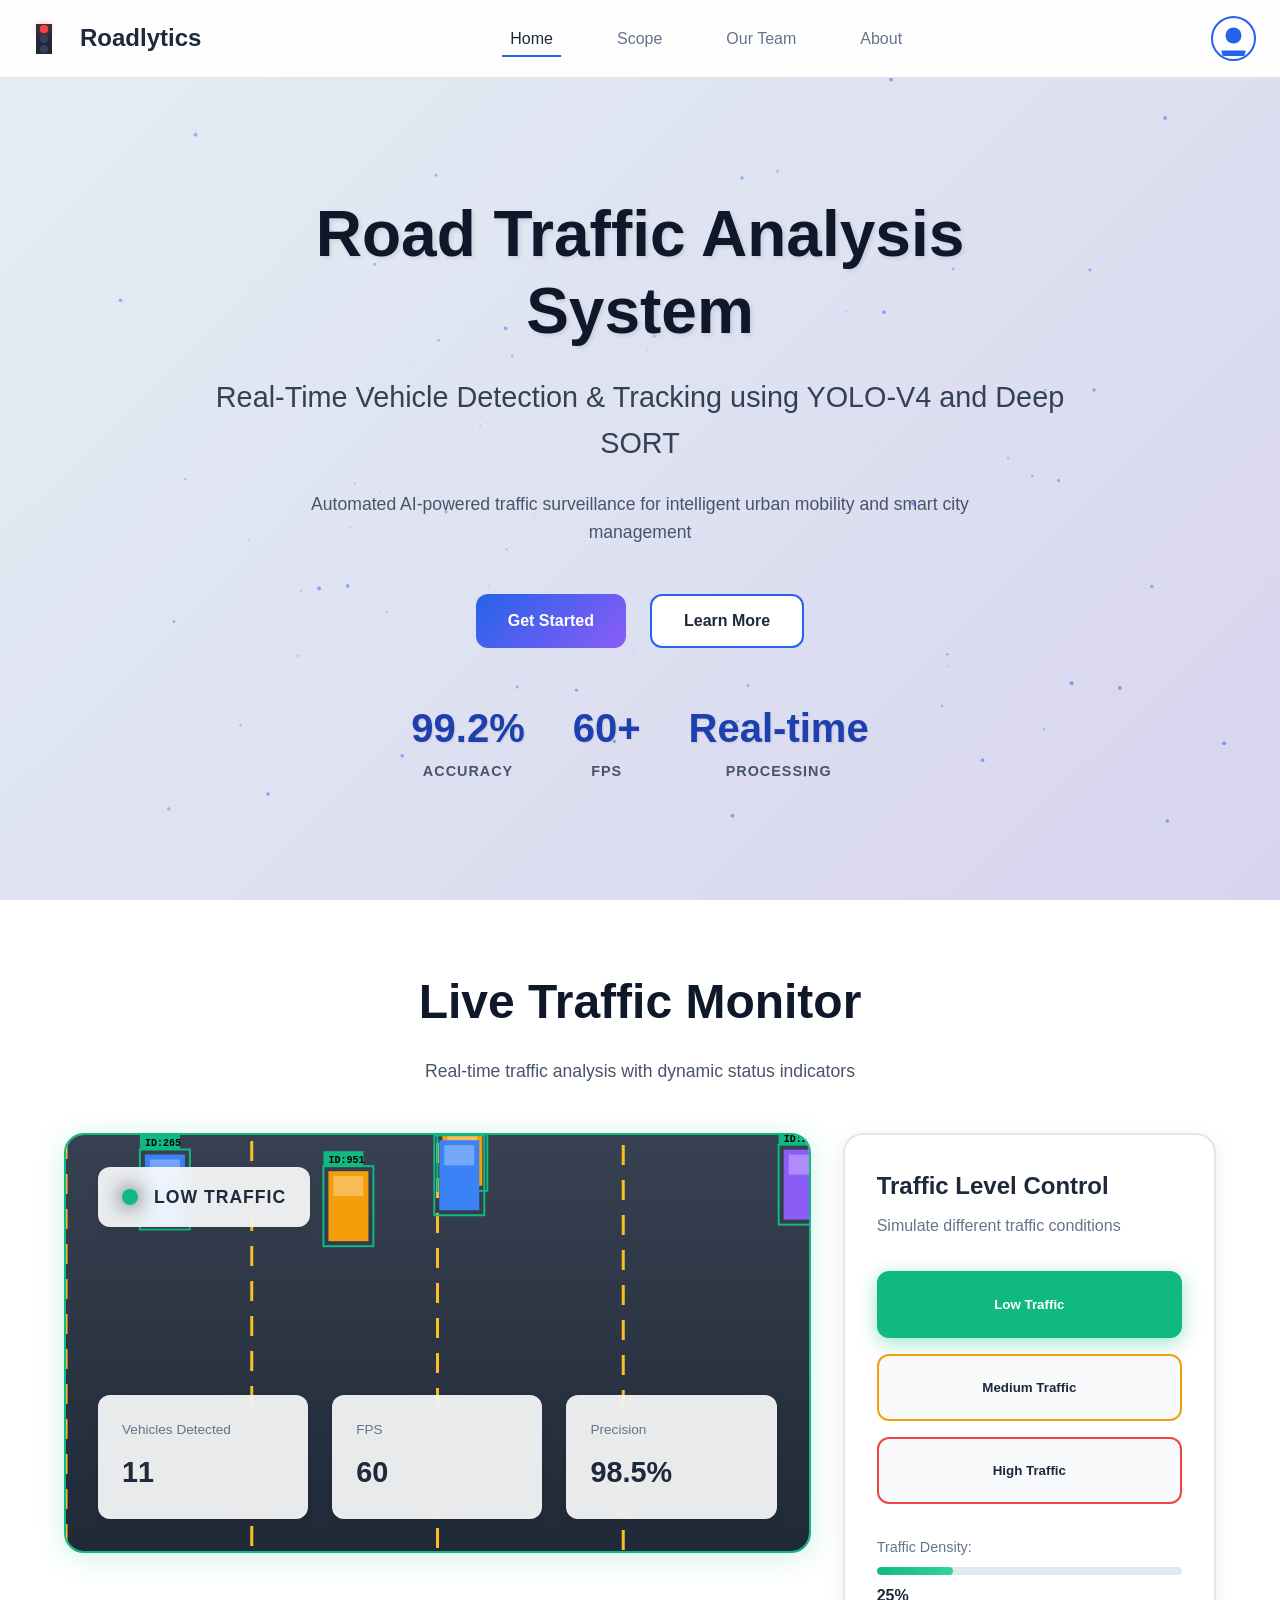
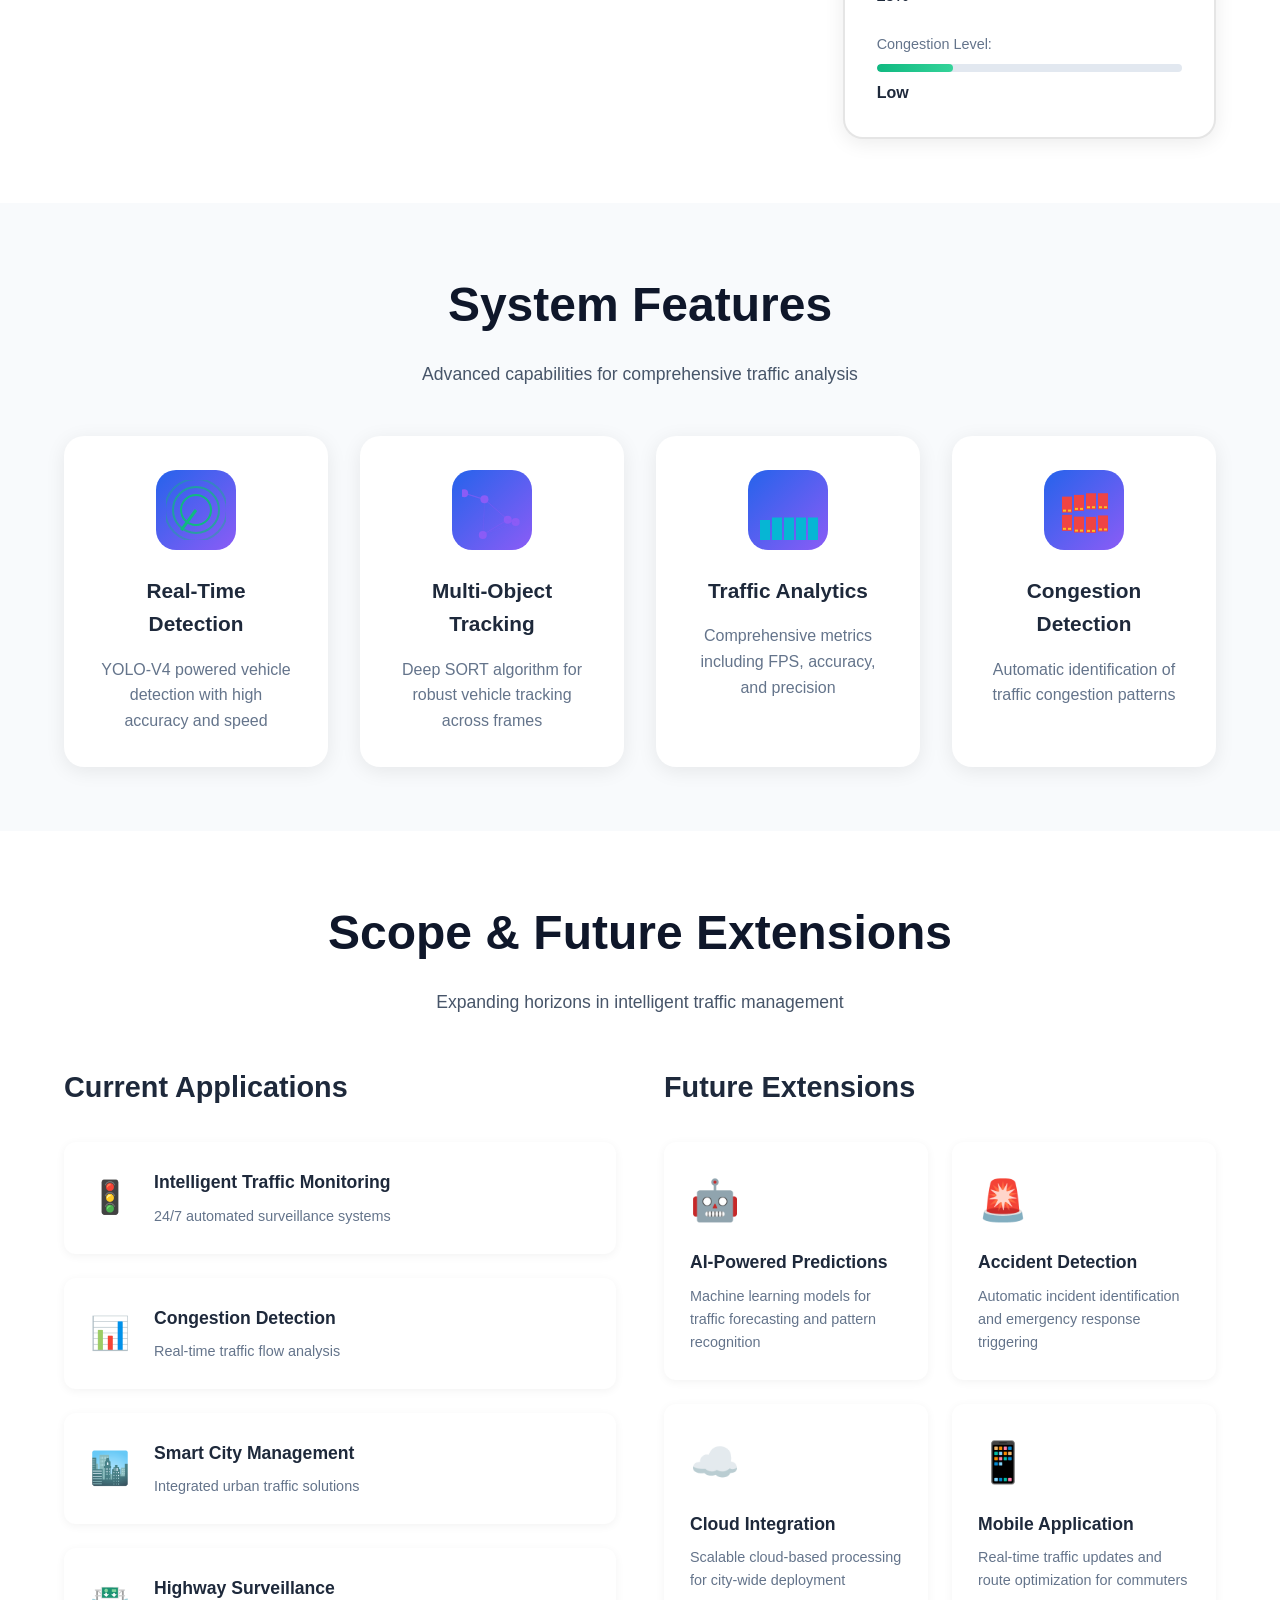
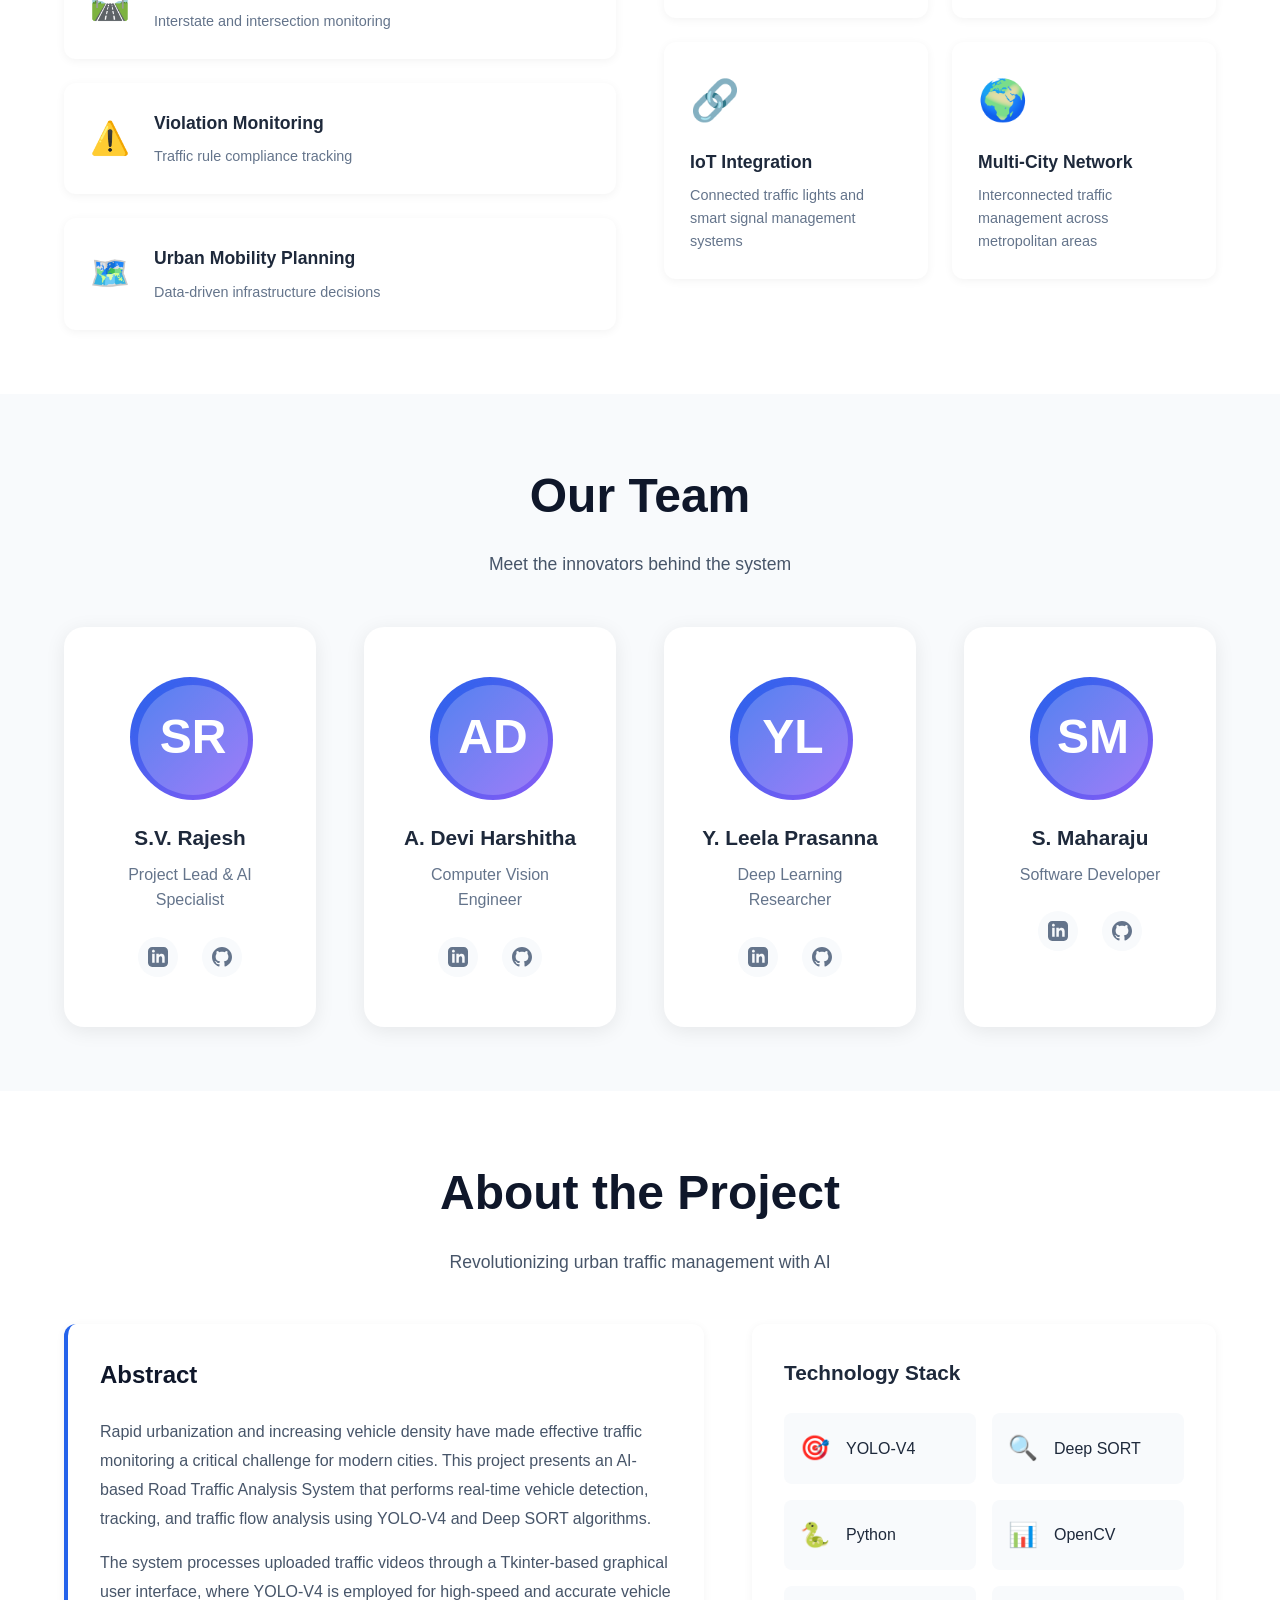
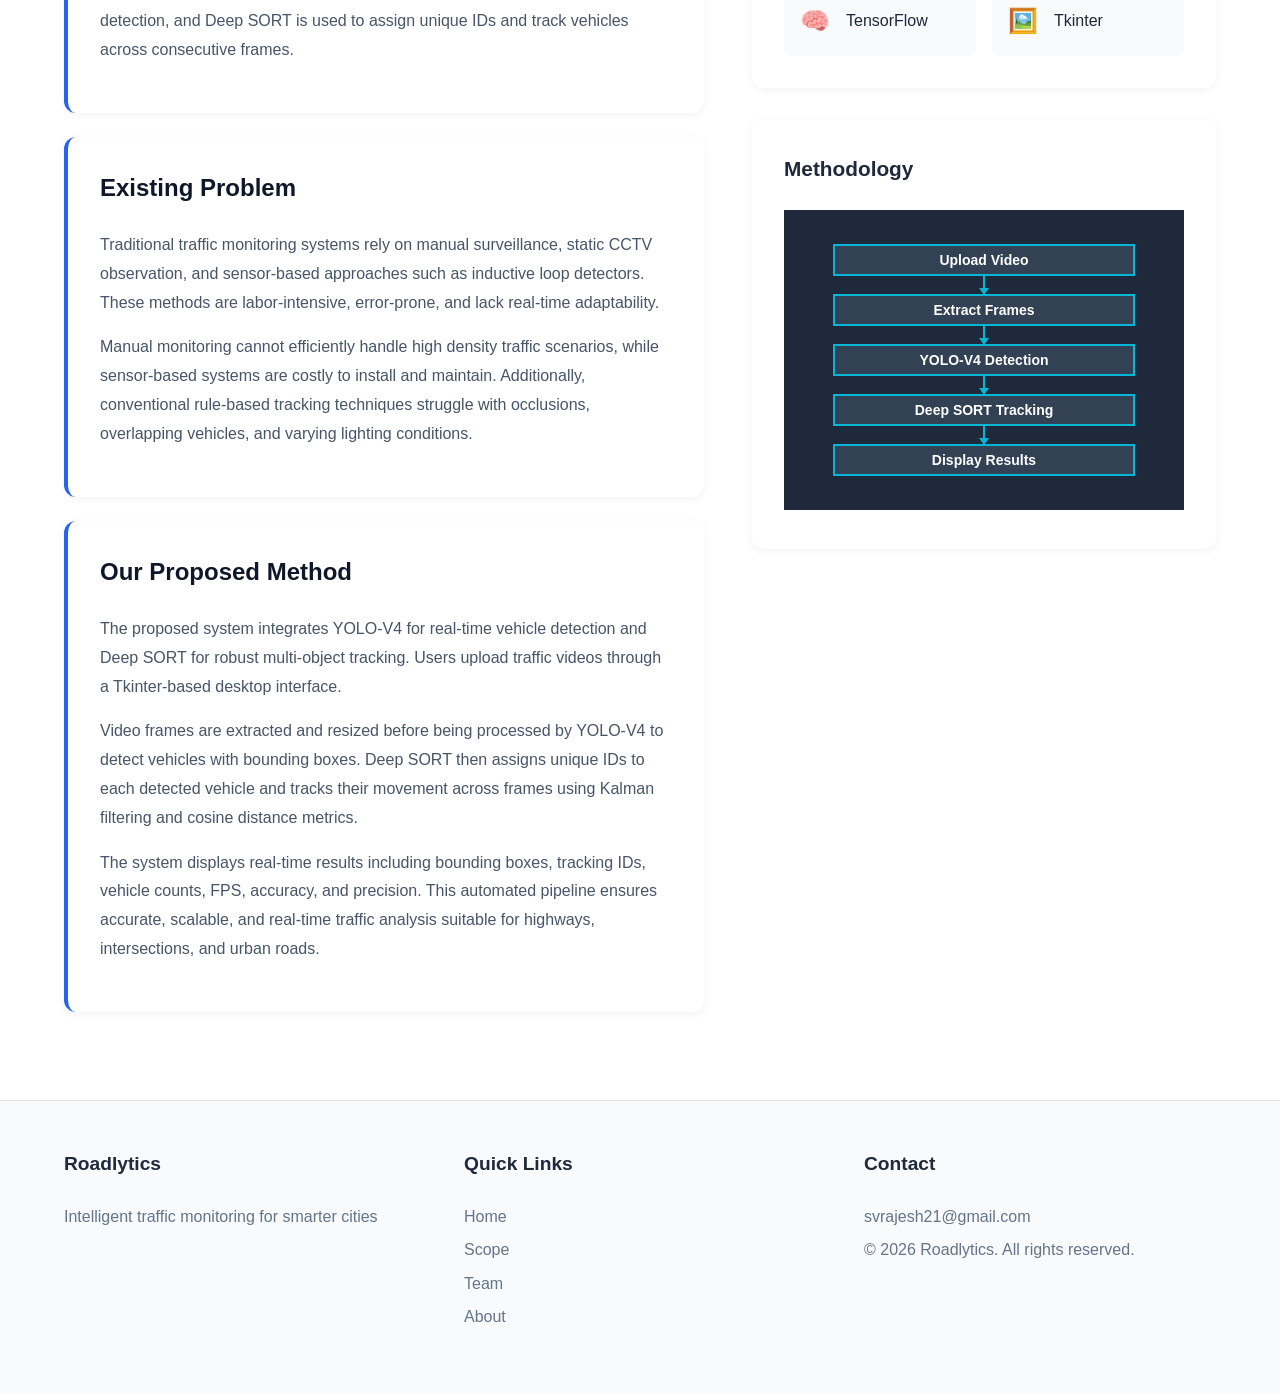
<file: index.html>
<!DOCTYPE html>
<html lang="en">
<head>
    <meta charset="UTF-8">
    <meta name="viewport" content="width=device-width, initial-scale=1.0">
    <title>Road Traffic Analysis System | YOLO-V4 & Deep SORT</title>
    <link rel="stylesheet" href="styles.css">
</head>
<body>
    <!-- Navigation Bar -->
    <nav class="navbar" id="navbar">
        <div class="nav-container">
            <div class="nav-logo">
                <div class="logo-icon">
                    <canvas id="logoCanvas" width="40" height="40"></canvas>
                </div>
                <span class="logo-text">Roadlytics</span>
            </div>
            
            <ul class="nav-menu" id="navMenu">
                <li class="nav-item"><a href="#home" class="nav-link active">Home</a></li>
                <li class="nav-item"><a href="#scope" class="nav-link">Scope</a></li>
                <li class="nav-item"><a href="#team" class="nav-link">Our Team</a></li>
                <li class="nav-item"><a href="#about" class="nav-link">About</a></li>
            </ul>

            <div class="nav-actions">
                <div class="profile-menu">
                    <button class="profile-btn" id="profileBtn">
                        <canvas id="profileCanvas" width="35" height="35"></canvas>
                    </button>
                    <div class="dropdown-menu" id="dropdownMenu">
                        <div class="dropdown-item profile-info hidden" id="profileInfo">
                            <div class="user-avatar"></div>
                            <span id="userName">Guest User</span>
                        </div>
                        <div class="dropdown-divider hidden" id="divider1"></div>
                        <div class="dropdown-item login-item" id="loginBtn">
                            <svg width="16" height="16" viewBox="0 0 16 16" fill="currentColor">
                                <path d="M8 8a3 3 0 1 0 0-6 3 3 0 0 0 0 6zm2-3a2 2 0 1 1-4 0 2 2 0 0 1 4 0zm4 8c0 1-1 1-1 1H3s-1 0-1-1 1-4 6-4 6 3 6 4zm-1-.004c-.001-.246-.154-.986-.832-1.664C11.516 10.68 10.289 10 8 10c-2.29 0-3.516.68-4.168 1.332-.678.678-.83 1.418-.832 1.664h10z"/>
                            </svg>
                            <span>Login</span>
                        </div>
                        <div class="dropdown-item signup-item" id="signupBtn">
                            <svg width="16" height="16" viewBox="0 0 16 16" fill="currentColor">
                                <path d="M8 15A7 7 0 1 1 8 1a7 7 0 0 1 0 14zm0 1A8 8 0 1 0 8 0a8 8 0 0 0 0 16z"/>
                                <path d="M8 4a.5.5 0 0 1 .5.5v3h3a.5.5 0 0 1 0 1h-3v3a.5.5 0 0 1-1 0v-3h-3a.5.5 0 0 1 0-1h3v-3A.5.5 0 0 1 8 4z"/>
                            </svg>
                            <span>Sign Up</span>
                        </div>
                        <div class="dropdown-divider hidden" id="divider2"></div>
                        <div class="dropdown-item signout-item hidden" id="signoutBtn">
                            <svg width="16" height="16" viewBox="0 0 16 16" fill="currentColor">
                                <path fill-rule="evenodd" d="M10 12.5a.5.5 0 0 1-.5.5h-8a.5.5 0 0 1-.5-.5v-9a.5.5 0 0 1 .5-.5h8a.5.5 0 0 1 .5.5v2a.5.5 0 0 0 1 0v-2A1.5 1.5 0 0 0 9.5 2h-8A1.5 1.5 0 0 0 0 3.5v9A1.5 1.5 0 0 0 1.5 14h8a1.5 1.5 0 0 0 1.5-1.5v-2a.5.5 0 0 0-1 0v2z"/>
                                <path fill-rule="evenodd" d="M15.854 8.354a.5.5 0 0 0 0-.708l-3-3a.5.5 0 0 0-.708.708L14.293 7.5H5.5a.5.5 0 0 0 0 1h8.793l-2.147 2.146a.5.5 0 0 0 .708.708l3-3z"/>
                            </svg>
                            <span>Sign Out</span>
                        </div>
                    </div>
                </div>
                <div class="hamburger" id="hamburger">
                    <span></span>
                    <span></span>
                    <span></span>
                </div>
            </div>
        </div>
    </nav>

    <!-- Hero Section -->
    <section id="home" class="hero-section">
        <div class="hero-background">
            <canvas id="heroCanvas"></canvas>
        </div>
        <div class="hero-content">
            <div class="hero-text">
                <h1 class="hero-title">Road Traffic Analysis System</h1>
                <p class="hero-subtitle">Real-Time Vehicle Detection & Tracking using YOLO-V4 and Deep SORT</p>
                <p class="hero-description">
                    Automated AI-powered traffic surveillance for intelligent urban mobility and smart city management
                </p>
                <div class="hero-buttons">
                    <button class="btn btn-primary" id="getDemoBtn">Get Started</button>
                    <button class="btn btn-secondary" id="learnMoreBtn">Learn More</button>
                </div>
                <div class="hero-stats">
                    <div class="stat-item">
                        <span class="stat-number">99.2%</span>
                        <span class="stat-label">Accuracy</span>
                    </div>
                    <div class="stat-item">
                        <span class="stat-number">60+</span>
                        <span class="stat-label">FPS</span>
                    </div>
                    <div class="stat-item">
                        <span class="stat-number">Real-time</span>
                        <span class="stat-label">Processing</span>
                    </div>
                </div>
            </div>
        </div>
    </section>

    <!-- Traffic Monitor Section (Dynamic UI) -->
    <section class="traffic-monitor-section" id="trafficMonitor">
        <div class="container">
            <h2 class="section-title">Live Traffic Monitor</h2>
            <p class="section-subtitle">Real-time traffic analysis with dynamic status indicators</p>
            
            <div class="monitor-container" id="monitorContainer">
                <div class="monitor-display">
                    <canvas id="trafficCanvas"></canvas>
                    <div class="monitor-overlay">
                        <div class="traffic-status" id="trafficStatus">
                            <div class="status-indicator" id="statusIndicator"></div>
                            <span class="status-text" id="statusText">LOW TRAFFIC</span>
                        </div>
                        <div class="monitor-stats">
                            <div class="monitor-stat">
                                <span class="monitor-stat-label">Vehicles Detected</span>
                                <span class="monitor-stat-value" id="vehicleCount">12</span>
                            </div>
                            <div class="monitor-stat">
                                <span class="monitor-stat-label">FPS</span>
                                <span class="monitor-stat-value" id="fpsCount">60</span>
                            </div>
                            <div class="monitor-stat">
                                <span class="monitor-stat-label">Precision</span>
                                <span class="monitor-stat-value" id="precisionValue">98.5%</span>
                            </div>
                        </div>
                    </div>
                </div>
                
                <div class="control-panel">
                    <h3>Traffic Level Control</h3>
                    <p>Simulate different traffic conditions</p>
                    <div class="traffic-buttons">
                        <button class="traffic-btn low-btn active" data-level="low">Low Traffic</button>
                        <button class="traffic-btn medium-btn" data-level="medium">Medium Traffic</button>
                        <button class="traffic-btn high-btn" data-level="high">High Traffic</button>
                    </div>
                    
                    <div class="traffic-metrics">
                        <div class="metric-row">
                            <span class="metric-label">Traffic Density:</span>
                            <div class="metric-bar">
                                <div class="metric-fill" id="densityBar" style="width: 25%;"></div>
                            </div>
                            <span class="metric-value" id="densityValue">25%</span>
                        </div>
                        <div class="metric-row">
                            <span class="metric-label">Congestion Level:</span>
                            <div class="metric-bar">
                                <div class="metric-fill" id="congestionBar" style="width: 25%;"></div>
                            </div>
                            <span class="metric-value" id="congestionValue">Low</span>
                        </div>
                    </div>
                </div>
            </div>
        </div>
    </section>

    <!-- Features Section -->
    <section class="features-section">
        <div class="container">
            <h2 class="section-title">System Features</h2>
            <p class="section-subtitle">Advanced capabilities for comprehensive traffic analysis</p>
            
            <div class="features-grid">
                <div class="feature-card">
                    <div class="feature-icon">
                        <canvas class="feature-canvas" data-type="detection" width="60" height="60"></canvas>
                    </div>
                    <h3>Real-Time Detection</h3>
                    <p>YOLO-V4 powered vehicle detection with high accuracy and speed</p>
                </div>
                
                <div class="feature-card">
                    <div class="feature-icon">
                        <canvas class="feature-canvas" data-type="tracking" width="60" height="60"></canvas>
                    </div>
                    <h3>Multi-Object Tracking</h3>
                    <p>Deep SORT algorithm for robust vehicle tracking across frames</p>
                </div>
                
                <div class="feature-card">
                    <div class="feature-icon">
                        <canvas class="feature-canvas" data-type="analytics" width="60" height="60"></canvas>
                    </div>
                    <h3>Traffic Analytics</h3>
                    <p>Comprehensive metrics including FPS, accuracy, and precision</p>
                </div>
                
                <div class="feature-card">
                    <div class="feature-icon">
                        <canvas class="feature-canvas" data-type="congestion" width="60" height="60"></canvas>
                    </div>
                    <h3>Congestion Detection</h3>
                    <p>Automatic identification of traffic congestion patterns</p>
                </div>
            </div>
        </div>
    </section>

    <!-- Scope Section -->
    <section id="scope" class="scope-section">
        <div class="container">
            <h2 class="section-title">Scope & Future Extensions</h2>
            <p class="section-subtitle">Expanding horizons in intelligent traffic management</p>
            
            <div class="scope-content">
                <div class="scope-current">
                    <h3>Current Applications</h3>
                    <div class="application-list">
                        <div class="application-item">
                            <div class="app-icon">🚦</div>
                            <div class="app-content">
                                <h4>Intelligent Traffic Monitoring</h4>
                                <p>24/7 automated surveillance systems</p>
                            </div>
                        </div>
                        <div class="application-item">
                            <div class="app-icon">📊</div>
                            <div class="app-content">
                                <h4>Congestion Detection</h4>
                                <p>Real-time traffic flow analysis</p>
                            </div>
                        </div>
                        <div class="application-item">
                            <div class="app-icon">🏙️</div>
                            <div class="app-content">
                                <h4>Smart City Management</h4>
                                <p>Integrated urban traffic solutions</p>
                            </div>
                        </div>
                        <div class="application-item">
                            <div class="app-icon">🛣️</div>
                            <div class="app-content">
                                <h4>Highway Surveillance</h4>
                                <p>Interstate and intersection monitoring</p>
                            </div>
                        </div>
                        <div class="application-item">
                            <div class="app-icon">⚠️</div>
                            <div class="app-content">
                                <h4>Violation Monitoring</h4>
                                <p>Traffic rule compliance tracking</p>
                            </div>
                        </div>
                        <div class="application-item">
                            <div class="app-icon">🗺️</div>
                            <div class="app-content">
                                <h4>Urban Mobility Planning</h4>
                                <p>Data-driven infrastructure decisions</p>
                            </div>
                        </div>
                    </div>
                </div>
                
                <div class="scope-future">
                    <h3>Future Extensions</h3>
                    <div class="future-grid">
                        <div class="future-card">
                            <div class="future-icon">🤖</div>
                            <h4>AI-Powered Predictions</h4>
                            <p>Machine learning models for traffic forecasting and pattern recognition</p>
                        </div>
                        <div class="future-card">
                            <div class="future-icon">🚨</div>
                            <h4>Accident Detection</h4>
                            <p>Automatic incident identification and emergency response triggering</p>
                        </div>
                        <div class="future-card">
                            <div class="future-icon">☁️</div>
                            <h4>Cloud Integration</h4>
                            <p>Scalable cloud-based processing for city-wide deployment</p>
                        </div>
                        <div class="future-card">
                            <div class="future-icon">📱</div>
                            <h4>Mobile Application</h4>
                            <p>Real-time traffic updates and route optimization for commuters</p>
                        </div>
                        <div class="future-card">
                            <div class="future-icon">🔗</div>
                            <h4>IoT Integration</h4>
                            <p>Connected traffic lights and smart signal management systems</p>
                        </div>
                        <div class="future-card">
                            <div class="future-icon">🌍</div>
                            <h4>Multi-City Network</h4>
                            <p>Interconnected traffic management across metropolitan areas</p>
                        </div>
                    </div>
                </div>
            </div>
        </div>
    </section>

    <!-- Team Section -->
    <section id="team" class="team-section">
        <div class="container">
            <h2 class="section-title">Our Team</h2>
            <p class="section-subtitle">Meet the innovators behind the system</p>
            
            <div class="team-grid">
                <div class="team-card">
                    <div class="team-avatar">
                        <canvas class="avatar-canvas" data-name="S.V. Rajesh" width="120" height="120"></canvas>
                    </div>
                    <h3 class="team-name">S.V. Rajesh</h3>
                    <p class="team-role">Project Lead & AI Specialist</p>
                    <div class="team-social">
                        <a href="#" class="social-link">
                            <svg width="20" height="20" viewBox="0 0 24 24" fill="currentColor">
                                <path d="M19 0h-14c-2.761 0-5 2.239-5 5v14c0 2.761 2.239 5 5 5h14c2.762 0 5-2.239 5-5v-14c0-2.761-2.238-5-5-5zm-11 19h-3v-11h3v11zm-1.5-12.268c-.966 0-1.75-.79-1.75-1.764s.784-1.764 1.75-1.764 1.75.79 1.75 1.764-.783 1.764-1.75 1.764zm13.5 12.268h-3v-5.604c0-3.368-4-3.113-4 0v5.604h-3v-11h3v1.765c1.396-2.586 7-2.777 7 2.476v6.759z"/>
                            </svg>
                        </a>
                        <a href="#" class="social-link">
                            <svg width="20" height="20" viewBox="0 0 24 24" fill="currentColor">
                                <path d="M12 0c-6.626 0-12 5.373-12 12 0 5.302 3.438 9.8 8.207 11.387.599.111.793-.261.793-.577v-2.234c-3.338.726-4.033-1.416-4.033-1.416-.546-1.387-1.333-1.756-1.333-1.756-1.089-.745.083-.729.083-.729 1.205.084 1.839 1.237 1.839 1.237 1.07 1.834 2.807 1.304 3.492.997.107-.775.418-1.305.762-1.604-2.665-.305-5.467-1.334-5.467-5.931 0-1.311.469-2.381 1.236-3.221-.124-.303-.535-1.524.117-3.176 0 0 1.008-.322 3.301 1.23.957-.266 1.983-.399 3.003-.404 1.02.005 2.047.138 3.006.404 2.291-1.552 3.297-1.23 3.297-1.23.653 1.653.242 2.874.118 3.176.77.84 1.235 1.911 1.235 3.221 0 4.609-2.807 5.624-5.479 5.921.43.372.823 1.102.823 2.222v3.293c0 .319.192.694.801.576 4.765-1.589 8.199-6.086 8.199-11.386 0-6.627-5.373-12-12-12z"/>
                            </svg>
                        </a>
                    </div>
                </div>
                
                <div class="team-card">
                    <div class="team-avatar">
                        <canvas class="avatar-canvas" data-name="A. DEVI HARSHITHA" width="120" height="120"></canvas>
                    </div>
                    <h3 class="team-name">A. Devi Harshitha</h3>
                    <p class="team-role">Computer Vision Engineer</p>
                    <div class="team-social">
                        <a href="#" class="social-link">
                            <svg width="20" height="20" viewBox="0 0 24 24" fill="currentColor">
                                <path d="M19 0h-14c-2.761 0-5 2.239-5 5v14c0 2.761 2.239 5 5 5h14c2.762 0 5-2.239 5-5v-14c0-2.761-2.238-5-5-5zm-11 19h-3v-11h3v11zm-1.5-12.268c-.966 0-1.75-.79-1.75-1.764s.784-1.764 1.75-1.764 1.75.79 1.75 1.764-.783 1.764-1.75 1.764zm13.5 12.268h-3v-5.604c0-3.368-4-3.113-4 0v5.604h-3v-11h3v1.765c1.396-2.586 7-2.777 7 2.476v6.759z"/>
                            </svg>
                        </a>
                        <a href="#" class="social-link">
                            <svg width="20" height="20" viewBox="0 0 24 24" fill="currentColor">
                                <path d="M12 0c-6.626 0-12 5.373-12 12 0 5.302 3.438 9.8 8.207 11.387.599.111.793-.261.793-.577v-2.234c-3.338.726-4.033-1.416-4.033-1.416-.546-1.387-1.333-1.756-1.333-1.756-1.089-.745.083-.729.083-.729 1.205.084 1.839 1.237 1.839 1.237 1.07 1.834 2.807 1.304 3.492.997.107-.775.418-1.305.762-1.604-2.665-.305-5.467-1.334-5.467-5.931 0-1.311.469-2.381 1.236-3.221-.124-.303-.535-1.524.117-3.176 0 0 1.008-.322 3.301 1.23.957-.266 1.983-.399 3.003-.404 1.02.005 2.047.138 3.006.404 2.291-1.552 3.297-1.23 3.297-1.23.653 1.653.242 2.874.118 3.176.77.84 1.235 1.911 1.235 3.221 0 4.609-2.807 5.624-5.479 5.921.43.372.823 1.102.823 2.222v3.293c0 .319.192.694.801.576 4.765-1.589 8.199-6.086 8.199-11.386 0-6.627-5.373-12-12-12z"/>
                            </svg>
                        </a>
                    </div>
                </div>
                
                <div class="team-card">
                    <div class="team-avatar">
                        <canvas class="avatar-canvas" data-name="Y. LEELA PRASANNA" width="120" height="120"></canvas>
                    </div>
                    <h3 class="team-name">Y. Leela Prasanna</h3>
                    <p class="team-role">Deep Learning Researcher</p>
                    <div class="team-social">
                        <a href="#" class="social-link">
                            <svg width="20" height="20" viewBox="0 0 24 24" fill="currentColor">
                                <path d="M19 0h-14c-2.761 0-5 2.239-5 5v14c0 2.761 2.239 5 5 5h14c2.762 0 5-2.239 5-5v-14c0-2.761-2.238-5-5-5zm-11 19h-3v-11h3v11zm-1.5-12.268c-.966 0-1.75-.79-1.75-1.764s.784-1.764 1.75-1.764 1.75.79 1.75 1.764-.783 1.764-1.75 1.764zm13.5 12.268h-3v-5.604c0-3.368-4-3.113-4 0v5.604h-3v-11h3v1.765c1.396-2.586 7-2.777 7 2.476v6.759z"/>
                            </svg>
                        </a>
                        <a href="#" class="social-link">
                            <svg width="20" height="20" viewBox="0 0 24 24" fill="currentColor">
                                <path d="M12 0c-6.626 0-12 5.373-12 12 0 5.302 3.438 9.8 8.207 11.387.599.111.793-.261.793-.577v-2.234c-3.338.726-4.033-1.416-4.033-1.416-.546-1.387-1.333-1.756-1.333-1.756-1.089-.745.083-.729.083-.729 1.205.084 1.839 1.237 1.839 1.237 1.07 1.834 2.807 1.304 3.492.997.107-.775.418-1.305.762-1.604-2.665-.305-5.467-1.334-5.467-5.931 0-1.311.469-2.381 1.236-3.221-.124-.303-.535-1.524.117-3.176 0 0 1.008-.322 3.301 1.23.957-.266 1.983-.399 3.003-.404 1.02.005 2.047.138 3.006.404 2.291-1.552 3.297-1.23 3.297-1.23.653 1.653.242 2.874.118 3.176.77.84 1.235 1.911 1.235 3.221 0 4.609-2.807 5.624-5.479 5.921.43.372.823 1.102.823 2.222v3.293c0 .319.192.694.801.576 4.765-1.589 8.199-6.086 8.199-11.386 0-6.627-5.373-12-12-12z"/>
                            </svg>
                        </a>
                    </div>
                </div>
                
                <div class="team-card">
                    <div class="team-avatar">
                        <canvas class="avatar-canvas" data-name="S. MAHARAJU" width="120" height="120"></canvas>
                    </div>
                    <h3 class="team-name">S. Maharaju</h3>
                    <p class="team-role">Software Developer</p>
                    <div class="team-social">
                        <a href="#" class="social-link">
                            <svg width="20" height="20" viewBox="0 0 24 24" fill="currentColor">
                                <path d="M19 0h-14c-2.761 0-5 2.239-5 5v14c0 2.761 2.239 5 5 5h14c2.762 0 5-2.239 5-5v-14c0-2.761-2.238-5-5-5zm-11 19h-3v-11h3v11zm-1.5-12.268c-.966 0-1.75-.79-1.75-1.764s.784-1.764 1.75-1.764 1.75.79 1.75 1.764-.783 1.764-1.75 1.764zm13.5 12.268h-3v-5.604c0-3.368-4-3.113-4 0v5.604h-3v-11h3v1.765c1.396-2.586 7-2.777 7 2.476v6.759z"/>
                            </svg>
                        </a>
                        <a href="#" class="social-link">
                            <svg width="20" height="20" viewBox="0 0 24 24" fill="currentColor">
                                <path d="M12 0c-6.626 0-12 5.373-12 12 0 5.302 3.438 9.8 8.207 11.387.599.111.793-.261.793-.577v-2.234c-3.338.726-4.033-1.416-4.033-1.416-.546-1.387-1.333-1.756-1.333-1.756-1.089-.745.083-.729.083-.729 1.205.084 1.839 1.237 1.839 1.237 1.07 1.834 2.807 1.304 3.492.997.107-.775.418-1.305.762-1.604-2.665-.305-5.467-1.334-5.467-5.931 0-1.311.469-2.381 1.236-3.221-.124-.303-.535-1.524.117-3.176 0 0 1.008-.322 3.301 1.23.957-.266 1.983-.399 3.003-.404 1.02.005 2.047.138 3.006.404 2.291-1.552 3.297-1.23 3.297-1.23.653 1.653.242 2.874.118 3.176.77.84 1.235 1.911 1.235 3.221 0 4.609-2.807 5.624-5.479 5.921.43.372.823 1.102.823 2.222v3.293c0 .319.192.694.801.576 4.765-1.589 8.199-6.086 8.199-11.386 0-6.627-5.373-12-12-12z"/>
                            </svg>
                        </a>
                    </div>
                </div>
            </div>
        </div>
    </section>

    <!-- About Section -->
    <section id="about" class="about-section">
        <div class="container">
            <h2 class="section-title">About the Project</h2>
            <p class="section-subtitle">Revolutionizing urban traffic management with AI</p>
            
            <div class="about-content">
                <div class="about-text">
                    <div class="about-block">
                        <h3>Abstract</h3>
                        <p>Rapid urbanization and increasing vehicle density have made effective traffic monitoring a critical challenge for modern cities. This project presents an AI-based Road Traffic Analysis System that performs real-time vehicle detection, tracking, and traffic flow analysis using YOLO-V4 and Deep SORT algorithms.</p>
                        <p>The system processes uploaded traffic videos through a Tkinter-based graphical user interface, where YOLO-V4 is employed for high-speed and accurate vehicle detection, and Deep SORT is used to assign unique IDs and track vehicles across consecutive frames.</p>
                    </div>
                    
                    <div class="about-block">
                        <h3>Existing Problem</h3>
                        <p>Traditional traffic monitoring systems rely on manual surveillance, static CCTV observation, and sensor-based approaches such as inductive loop detectors. These methods are labor-intensive, error-prone, and lack real-time adaptability.</p>
                        <p>Manual monitoring cannot efficiently handle high density traffic scenarios, while sensor-based systems are costly to install and maintain. Additionally, conventional rule-based tracking techniques struggle with occlusions, overlapping vehicles, and varying lighting conditions.</p>
                    </div>
                    
                    <div class="about-block">
                        <h3>Our Proposed Method</h3>
                        <p>The proposed system integrates YOLO-V4 for real-time vehicle detection and Deep SORT for robust multi-object tracking. Users upload traffic videos through a Tkinter-based desktop interface.</p>
                        <p>Video frames are extracted and resized before being processed by YOLO-V4 to detect vehicles with bounding boxes. Deep SORT then assigns unique IDs to each detected vehicle and tracks their movement across frames using Kalman filtering and cosine distance metrics.</p>
                        <p>The system displays real-time results including bounding boxes, tracking IDs, vehicle counts, FPS, accuracy, and precision. This automated pipeline ensures accurate, scalable, and real-time traffic analysis suitable for highways, intersections, and urban roads.</p>
                    </div>
                </div>
                
                <div class="about-visual">
                    <div class="tech-stack">
                        <h3>Technology Stack</h3>
                        <div class="tech-items">
                            <div class="tech-item">
                                <div class="tech-icon">🎯</div>
                                <span>YOLO-V4</span>
                            </div>
                            <div class="tech-item">
                                <div class="tech-icon">🔍</div>
                                <span>Deep SORT</span>
                            </div>
                            <div class="tech-item">
                                <div class="tech-icon">🐍</div>
                                <span>Python</span>
                            </div>
                            <div class="tech-item">
                                <div class="tech-icon">📊</div>
                                <span>OpenCV</span>
                            </div>
                            <div class="tech-item">
                                <div class="tech-icon">🧠</div>
                                <span>TensorFlow</span>
                            </div>
                            <div class="tech-item">
                                <div class="tech-icon">🖼️</div>
                                <span>Tkinter</span>
                            </div>
                        </div>
                    </div>
                    
                    <div class="methodology">
                        <h3>Methodology</h3>
                        <canvas id="methodologyCanvas" width="400" height="300"></canvas>
                    </div>
                </div>
            </div>
        </div>
    </section>

    <!-- Footer -->
    <footer class="footer">
        <div class="container">
            <div class="footer-content">
                <div class="footer-section">
                    <h4>Roadlytics</h4>
                    <p>Intelligent traffic monitoring for smarter cities</p>
                </div>
                <div class="footer-section">
                    <h4>Quick Links</h4>
                    <ul>
                        <li><a href="#home">Home</a></li>
                        <li><a href="#scope">Scope</a></li>
                        <li><a href="#team">Team</a></li>
                        <li><a href="#about">About</a></li>
                    </ul>
                </div>
                <div class="footer-section">
                    <h4>Contact</h4>
                    <p>svrajesh21@gmail.com</p>
                    <p>© 2026 Roadlytics. All rights reserved.</p>
                </div>
            </div>
        </div>
    </footer>

    <!-- Login Modal -->
    <div class="modal" id="loginModal">
        <div class="modal-content">
            <span class="modal-close" id="loginClose">&times;</span>
            <h2>Login</h2>
            <form id="loginForm">
                <div class="form-group">
                    <label>Email</label>
                    <input type="email" id="loginEmail" required>
                </div>
                <div class="form-group">
                    <label>Password</label>
                    <input type="password" id="loginPassword" required>
                </div>
                <button type="submit" class="btn btn-primary">Login</button>
            </form>
        </div>
    </div>

    <!-- Signup Modal -->
    <div class="modal" id="signupModal">
        <div class="modal-content">
            <span class="modal-close" id="signupClose">&times;</span>
            <h2>Sign Up</h2>
            <form id="signupForm">
                <div class="form-group">
                    <label>Name</label>
                    <input type="text" id="signupName" required>
                </div>
                <div class="form-group">
                    <label>Email</label>
                    <input type="email" id="signupEmail" required>
                </div>
                <div class="form-group">
                    <label>Password</label>
                    <input type="password" id="signupPassword" required>
                </div>
                <button type="submit" class="btn btn-primary">Sign Up</button>
            </form>
        </div>
    </div>

    <script src="script.js"></script>
</body>
</html>
</file>
<file: styles.css>
/* ============================================
   TRAFFIC AI - CSS STYLES
   Dynamic UI with Traffic-based Color Themes
   LIGHT THEME VERSION
   ============================================ */

/* Root Variables */
:root {
    /* Colors */
    --primary-color: #2563eb;
    --secondary-color: #8b5cf6;
    --accent-color: #06b6d4;
    --dark-bg: #ffffff;
    --darker-bg: #f8fafc;
    --light-bg: #f8fafc;
    --text-primary: #1e293b;
    --text-secondary: #64748b;
    --text-dark: #1e293b;
    
    /* Traffic Status Colors */
    --low-traffic: #10b981;
    --medium-traffic: #f59e0b;
    --high-traffic: #ef4444;
    
    /* Spacing */
    --spacing-xs: 0.5rem;
    --spacing-sm: 1rem;
    --spacing-md: 1.5rem;
    --spacing-lg: 2rem;
    --spacing-xl: 3rem;
    --spacing-2xl: 4rem;
    
    /* Transitions */
    --transition-fast: 0.2s ease;
    --transition-normal: 0.3s ease;
    --transition-slow: 0.5s ease;
}

/* Reset & Base Styles */
* {
    margin: 0;
    padding: 0;
    box-sizing: border-box;
}

html {
    scroll-behavior: smooth;
}

body {
    font-family: 'Segoe UI', Tahoma, Geneva, Verdana, sans-serif;
    background-color: var(--darker-bg);
    color: var(--text-primary);
    line-height: 1.6;
    overflow-x: hidden;
}

.container {
    max-width: 1200px;
    margin: 0 auto;
    padding: 0 var(--spacing-md);
}

/* ============================================
   NAVIGATION BAR
   ============================================ */

.navbar {
    position: fixed;
    top: 0;
    left: 0;
    right: 0;
    background: rgba(255, 255, 255, 0.95);
    backdrop-filter: blur(10px);
    z-index: 1000;
    border-bottom: 1px solid rgba(0, 0, 0, 0.1);
    transition: var(--transition-normal);
}

.navbar.scrolled {
    box-shadow: 0 4px 20px rgba(0, 0, 0, 0.1);
}

.nav-container {
    max-width: 1400px;
    margin: 0 auto;
    display: flex;
    justify-content: space-between;
    align-items: center;
    padding: var(--spacing-sm) var(--spacing-md);
}

.nav-logo {
    display: flex;
    align-items: center;
    gap: var(--spacing-sm);
    font-size: 1.5rem;
    font-weight: 700;
    color: var(--text-primary);
    cursor: pointer;
}

.logo-icon {
    display: flex;
    align-items: center;
    justify-content: center;
}

.nav-menu {
    display: flex;
    list-style: none;
    gap: var(--spacing-lg);
}

.nav-link {
    color: var(--text-secondary);
    text-decoration: none;
    font-weight: 500;
    padding: var(--spacing-xs) var(--spacing-sm);
    border-radius: 8px;
    transition: var(--transition-fast);
    position: relative;
}

.nav-link::after {
    content: '';
    position: absolute;
    bottom: -2px;
    left: 50%;
    width: 0;
    height: 2px;
    background: var(--primary-color);
    transition: var(--transition-fast);
    transform: translateX(-50%);
}

.nav-link:hover,
.nav-link.active {
    color: var(--text-primary);
}

.nav-link:hover::after,
.nav-link.active::after {
    width: 80%;
}

.nav-actions {
    display: flex;
    align-items: center;
    gap: var(--spacing-md);
}

/* Profile Menu */
.profile-menu {
    position: relative;
}

.profile-btn {
    background: transparent;
    border: 2px solid var(--primary-color);
    border-radius: 50%;
    width: 45px;
    height: 45px;
    cursor: pointer;
    transition: var(--transition-fast);
    display: flex;
    align-items: center;
    justify-content: center;
    padding: 0;
}

.profile-btn:hover {
    transform: scale(1.05);
    box-shadow: 0 0 20px rgba(37, 99, 235, 0.4);
}

.dropdown-menu {
    position: absolute;
    top: calc(100% + 10px);
    right: 0;
    background: rgba(255, 255, 255, 0.98);
    backdrop-filter: blur(10px);
    border-radius: 12px;
    min-width: 200px;
    box-shadow: 0 10px 40px rgba(0, 0, 0, 0.15);
    opacity: 0;
    visibility: hidden;
    transform: translateY(-10px);
    transition: var(--transition-normal);
    border: 1px solid rgba(0, 0, 0, 0.1);
}

.dropdown-menu.show {
    opacity: 1;
    visibility: visible;
    transform: translateY(0);
}

.dropdown-item {
    padding: var(--spacing-sm) var(--spacing-md);
    color: var(--text-secondary);
    cursor: pointer;
    transition: var(--transition-fast);
    display: flex;
    align-items: center;
    gap: var(--spacing-sm);
}

.dropdown-item:hover {
    background: rgba(0, 0, 0, 0.05);
    color: var(--text-primary);
}

.dropdown-item svg {
    flex-shrink: 0;
}

.dropdown-divider {
    height: 1px;
    background: rgba(0, 0, 0, 0.1);
    margin: var(--spacing-xs) 0;
}

.profile-info {
    padding: var(--spacing-md);
    border-bottom: 1px solid rgba(0, 0, 0, 0.1);
    display: flex;
    align-items: center;
    gap: var(--spacing-sm);
}

.user-avatar {
    width: 35px;
    height: 35px;
    border-radius: 50%;
    background: linear-gradient(135deg, var(--primary-color), var(--secondary-color));
}

.hidden {
    display: none !important;
}

/* Hamburger Menu */
.hamburger {
    display: none;
    flex-direction: column;
    gap: 5px;
    cursor: pointer;
}

.hamburger span {
    width: 25px;
    height: 3px;
    background: var(--text-primary);
    border-radius: 2px;
    transition: var(--transition-fast);
}

/* ============================================
   HERO SECTION
   ============================================ */

.hero-section {
    position: relative;
    min-height: 100vh;
    display: flex;
    align-items: center;
    justify-content: center;
    padding-top: 80px;
    overflow: hidden;
    background: linear-gradient(135deg, #e0f2fe 0%, #ddd6fe 100%);
}

.hero-background {
    position: absolute;
    top: 0;
    left: 0;
    right: 0;
    bottom: 0;
    z-index: 0;
}

.hero-background::after {
    content: '';
    position: absolute;
    top: 0;
    left: 0;
    right: 0;
    bottom: 0;
    background: linear-gradient(135deg, rgba(255, 255, 255, 0.5), rgba(255, 255, 255, 0.3));
}

#heroCanvas {
    width: 100%;
    height: 100%;
}

.hero-content {
    position: relative;
    z-index: 1;
    text-align: center;
    max-width: 900px;
    padding: var(--spacing-xl) var(--spacing-md);
}

.hero-title {
    font-size: clamp(2.5rem, 5vw, 4rem);
    font-weight: 800;
    color: #0f172a;
    margin-bottom: var(--spacing-md);
    line-height: 1.2;
    text-shadow: 2px 2px 4px rgba(0, 0, 0, 0.1);
}

.hero-subtitle {
    font-size: clamp(1.2rem, 2.5vw, 1.8rem);
    color: #334155;
    margin-bottom: var(--spacing-md);
    font-weight: 500;
}

.hero-description {
    font-size: 1.1rem;
    color: #475569;
    margin-bottom: var(--spacing-xl);
    max-width: 700px;
    margin-left: auto;
    margin-right: auto;
}

.hero-buttons {
    display: flex;
    gap: var(--spacing-md);
    justify-content: center;
    margin-bottom: var(--spacing-xl);
    flex-wrap: wrap;
}

.btn {
    padding: 1rem 2rem;
    border-radius: 12px;
    font-size: 1rem;
    font-weight: 600;
    cursor: pointer;
    transition: var(--transition-normal);
    border: none;
    text-decoration: none;
    display: inline-block;
}

.btn-primary {
    background: linear-gradient(135deg, var(--primary-color), var(--secondary-color));
    color: white;
}

.btn-primary:hover {
    transform: translateY(-2px);
    box-shadow: 0 10px 30px rgba(37, 99, 235, 0.4);
}

.btn-secondary {
    background: white;
    color: var(--text-primary);
    border: 2px solid var(--primary-color);
}

.btn-secondary:hover {
    background: var(--primary-color);
    color: white;
    transform: translateY(-2px);
}

.hero-stats {
    display: flex;
    gap: var(--spacing-xl);
    justify-content: center;
    flex-wrap: wrap;
}

.stat-item {
    display: flex;
    flex-direction: column;
    align-items: center;
}

.stat-number {
    font-size: 2.5rem;
    font-weight: 800;
    color: #1e40af;
    text-shadow: 1px 1px 2px rgba(0, 0, 0, 0.1);
}

.stat-label {
    color: #475569;
    font-size: 0.9rem;
    text-transform: uppercase;
    letter-spacing: 1px;
    font-weight: 600;
}

/* ============================================
   TRAFFIC MONITOR SECTION (DYNAMIC UI)
   ============================================ */

.traffic-monitor-section {
    padding: var(--spacing-2xl) 0;
    background: var(--dark-bg);
}

.section-title {
    font-size: clamp(2rem, 4vw, 3rem);
    text-align: center;
    margin-bottom: var(--spacing-sm);
    color: #0f172a;
    font-weight: 800;
}

.section-subtitle {
    text-align: center;
    color: #475569;
    font-size: 1.1rem;
    margin-bottom: var(--spacing-xl);
}

.monitor-container {
    display: grid;
    grid-template-columns: 2fr 1fr;
    gap: var(--spacing-lg);
    margin-top: var(--spacing-xl);
}

.monitor-display {
    position: relative;
    background: #f1f5f9;
    border-radius: 20px;
    overflow: hidden;
    border: 2px solid rgba(0, 0, 0, 0.1);
    aspect-ratio: 16/9;
    box-shadow: 0 4px 20px rgba(0, 0, 0, 0.08);
}

#trafficCanvas {
    width: 100%;
    height: 100%;
    display: block;
}

.monitor-overlay {
    position: absolute;
    top: 0;
    left: 0;
    right: 0;
    bottom: 0;
    padding: var(--spacing-lg);
    display: flex;
    flex-direction: column;
    justify-content: space-between;
    pointer-events: none;
}

.traffic-status {
    display: flex;
    align-items: center;
    gap: var(--spacing-sm);
    background: rgba(255, 255, 255, 0.9);
    backdrop-filter: blur(10px);
    padding: var(--spacing-sm) var(--spacing-md);
    border-radius: 12px;
    align-self: flex-start;
    box-shadow: 0 2px 10px rgba(0, 0, 0, 0.1);
}

.status-indicator {
    width: 16px;
    height: 16px;
    border-radius: 50%;
    background: var(--low-traffic);
    box-shadow: 0 0 20px currentColor;
    animation: pulse 2s ease-in-out infinite;
}

@keyframes pulse {
    0%, 100% { opacity: 1; transform: scale(1); }
    50% { opacity: 0.7; transform: scale(1.1); }
}

.status-text {
    font-weight: 700;
    font-size: 1.1rem;
    letter-spacing: 1px;
    color: var(--text-primary);
}

.monitor-stats {
    display: grid;
    grid-template-columns: repeat(3, 1fr);
    gap: var(--spacing-md);
}

.monitor-stat {
    background: rgba(255, 255, 255, 0.9);
    backdrop-filter: blur(10px);
    padding: var(--spacing-md);
    border-radius: 12px;
    display: flex;
    flex-direction: column;
    gap: var(--spacing-xs);
    box-shadow: 0 2px 10px rgba(0, 0, 0, 0.1);
}

.monitor-stat-label {
    font-size: 0.85rem;
    color: var(--text-secondary);
}

.monitor-stat-value {
    font-size: 1.8rem;
    font-weight: 700;
    color: var(--text-primary);
}

/* Control Panel */
.control-panel {
    background: white;
    border-radius: 20px;
    padding: var(--spacing-lg);
    border: 2px solid rgba(0, 0, 0, 0.1);
    box-shadow: 0 4px 20px rgba(0, 0, 0, 0.08);
}

.control-panel h3 {
    font-size: 1.5rem;
    margin-bottom: var(--spacing-xs);
    color: var(--text-primary);
}

.control-panel > p {
    color: var(--text-secondary);
    margin-bottom: var(--spacing-lg);
}

.traffic-buttons {
    display: flex;
    flex-direction: column;
    gap: var(--spacing-sm);
    margin-bottom: var(--spacing-lg);
}

.traffic-btn {
    padding: var(--spacing-md);
    border-radius: 12px;
    border: 2px solid transparent;
    background: #f8fafc;
    color: var(--text-primary);
    font-weight: 600;
    cursor: pointer;
    transition: var(--transition-fast);
    position: relative;
    overflow: hidden;
}

.traffic-btn::before {
    content: '';
    position: absolute;
    top: 0;
    left: -100%;
    width: 100%;
    height: 100%;
    background: linear-gradient(90deg, transparent, rgba(255, 255, 255, 0.5), transparent);
    transition: var(--transition-slow);
}

.traffic-btn:hover::before {
    left: 100%;
}

.low-btn {
    border-color: var(--low-traffic);
}

.low-btn.active,
.low-btn:hover {
    background: var(--low-traffic);
    color: white;
    box-shadow: 0 5px 20px rgba(16, 185, 129, 0.4);
}

.medium-btn {
    border-color: var(--medium-traffic);
}

.medium-btn.active,
.medium-btn:hover {
    background: var(--medium-traffic);
    color: white;
    box-shadow: 0 5px 20px rgba(245, 158, 11, 0.4);
}

.high-btn {
    border-color: var(--high-traffic);
}

.high-btn.active,
.high-btn:hover {
    background: var(--high-traffic);
    color: white;
    box-shadow: 0 5px 20px rgba(239, 68, 68, 0.4);
}

.traffic-metrics {
    display: flex;
    flex-direction: column;
    gap: var(--spacing-md);
}

.metric-row {
    display: flex;
    flex-direction: column;
    gap: var(--spacing-xs);
}

.metric-label {
    font-size: 0.9rem;
    color: var(--text-secondary);
}

.metric-bar {
    width: 100%;
    height: 8px;
    background: #e2e8f0;
    border-radius: 10px;
    overflow: hidden;
}

.metric-fill {
    height: 100%;
    background: linear-gradient(90deg, var(--primary-color), var(--accent-color));
    border-radius: 10px;
    transition: width var(--transition-slow);
}

.metric-value {
    font-weight: 600;
    color: var(--text-primary);
}

/* Dynamic Color Themes for Traffic Levels */
body.low-traffic .monitor-display {
    border-color: var(--low-traffic);
    box-shadow: 0 4px 30px rgba(16, 185, 129, 0.2);
}

body.low-traffic .status-indicator {
    background: var(--low-traffic);
}

body.low-traffic .metric-fill {
    background: linear-gradient(90deg, var(--low-traffic), #34d399);
}

body.medium-traffic .monitor-display {
    border-color: var(--medium-traffic);
    box-shadow: 0 4px 30px rgba(245, 158, 11, 0.2);
}

body.medium-traffic .status-indicator {
    background: var(--medium-traffic);
}

body.medium-traffic .metric-fill {
    background: linear-gradient(90deg, var(--medium-traffic), #fbbf24);
}

body.high-traffic .monitor-display {
    border-color: var(--high-traffic);
    box-shadow: 0 4px 30px rgba(239, 68, 68, 0.2);
}

body.high-traffic .status-indicator {
    background: var(--high-traffic);
}

body.high-traffic .metric-fill {
    background: linear-gradient(90deg, var(--high-traffic), #f87171);
}

/* ============================================
   FEATURES SECTION
   ============================================ */

.features-section {
    padding: var(--spacing-2xl) 0;
    background: var(--darker-bg);
}

.features-grid {
    display: grid;
    grid-template-columns: repeat(auto-fit, minmax(250px, 1fr));
    gap: var(--spacing-lg);
    margin-top: var(--spacing-xl);
}

.feature-card {
    background: white;
    padding: var(--spacing-lg);
    border-radius: 20px;
    border: 2px solid transparent;
    transition: var(--transition-normal);
    text-align: center;
    box-shadow: 0 4px 20px rgba(0, 0, 0, 0.08);
}

.feature-card:hover {
    border-color: var(--primary-color);
    transform: translateY(-5px);
    box-shadow: 0 10px 40px rgba(37, 99, 235, 0.2);
}

.feature-icon {
    width: 80px;
    height: 80px;
    margin: 0 auto var(--spacing-md);
    background: linear-gradient(135deg, var(--primary-color), var(--secondary-color));
    border-radius: 20px;
    display: flex;
    align-items: center;
    justify-content: center;
}

.feature-card h3 {
    font-size: 1.3rem;
    margin-bottom: var(--spacing-sm);
    color: var(--text-primary);
}

.feature-card p {
    color: var(--text-secondary);
}

/* ============================================
   SCOPE SECTION
   ============================================ */

.scope-section {
    padding: var(--spacing-2xl) 0;
    background: var(--dark-bg);
}

.scope-content {
    display: grid;
    grid-template-columns: 1fr 1fr;
    gap: var(--spacing-xl);
    margin-top: var(--spacing-xl);
}

.scope-current h3,
.scope-future h3 {
    font-size: 1.8rem;
    margin-bottom: var(--spacing-lg);
    color: var(--text-primary);
}

.application-list {
    display: flex;
    flex-direction: column;
    gap: var(--spacing-md);
}

.application-item {
    background: white;
    padding: var(--spacing-md);
    border-radius: 12px;
    display: flex;
    gap: var(--spacing-md);
    align-items: center;
    border: 2px solid transparent;
    transition: var(--transition-fast);
    box-shadow: 0 2px 10px rgba(0, 0, 0, 0.05);
}

.application-item:hover {
    border-color: var(--accent-color);
    transform: translateX(5px);
    box-shadow: 0 4px 15px rgba(0, 0, 0, 0.1);
}

.app-icon {
    font-size: 2rem;
    flex-shrink: 0;
}

.app-content h4 {
    font-size: 1.1rem;
    margin-bottom: var(--spacing-xs);
    color: var(--text-primary);
}

.app-content p {
    color: var(--text-secondary);
    font-size: 0.9rem;
}

.future-grid {
    display: grid;
    grid-template-columns: repeat(2, 1fr);
    gap: var(--spacing-md);
}

.future-card {
    background: white;
    padding: var(--spacing-md);
    border-radius: 12px;
    border: 2px solid transparent;
    transition: var(--transition-normal);
    box-shadow: 0 2px 10px rgba(0, 0, 0, 0.05);
}

.future-card:hover {
    border-color: var(--secondary-color);
    transform: scale(1.02);
    box-shadow: 0 4px 15px rgba(0, 0, 0, 0.1);
}

.future-icon {
    font-size: 2.5rem;
    margin-bottom: var(--spacing-sm);
}

.future-card h4 {
    font-size: 1.1rem;
    margin-bottom: var(--spacing-xs);
    color: var(--text-primary);
}

.future-card p {
    color: var(--text-secondary);
    font-size: 0.9rem;
}

/* ============================================
   TEAM SECTION
   ============================================ */

.team-section {
    padding: var(--spacing-2xl) 0;
    background: var(--darker-bg);
}

.team-grid {
    display: grid;
    grid-template-columns: repeat(auto-fit, minmax(250px, 1fr));
    gap: var(--spacing-xl);
    margin-top: var(--spacing-xl);
}

.team-card {
    background: white;
    padding: var(--spacing-xl) var(--spacing-lg);
    border-radius: 20px;
    text-align: center;
    border: 2px solid transparent;
    transition: var(--transition-normal);
    box-shadow: 0 4px 20px rgba(0, 0, 0, 0.08);
}

.team-card:hover {
    border-color: var(--primary-color);
    transform: translateY(-10px);
    box-shadow: 0 15px 40px rgba(37, 99, 235, 0.2);
}

.team-avatar {
    width: 120px;
    height: 120px;
    margin: 0 auto var(--spacing-md);
    border-radius: 50%;
    background: linear-gradient(135deg, var(--primary-color), var(--secondary-color));
    padding: 3px;
}

.team-name {
    font-size: 1.3rem;
    margin-bottom: var(--spacing-xs);
    color: var(--text-primary);
}

.team-role {
    color: var(--text-secondary);
    margin-bottom: var(--spacing-md);
}

.team-social {
    display: flex;
    gap: var(--spacing-md);
    justify-content: center;
}

.social-link {
    width: 40px;
    height: 40px;
    border-radius: 50%;
    background: #f8fafc;
    display: flex;
    align-items: center;
    justify-content: center;
    color: var(--text-secondary);
    transition: var(--transition-fast);
}

.social-link:hover {
    background: var(--primary-color);
    color: white;
    transform: scale(1.1);
}

/* ============================================
   ABOUT SECTION
   ============================================ */

.about-section {
    padding: var(--spacing-2xl) 0;
    background: var(--dark-bg);
}

.about-content {
    display: grid;
    grid-template-columns: 1.5fr 1fr;
    gap: var(--spacing-xl);
    margin-top: var(--spacing-xl);
}

.about-block {
    background: white;
    padding: var(--spacing-lg);
    border-radius: 12px;
    margin-bottom: var(--spacing-md);
    border-left: 4px solid var(--primary-color);
    box-shadow: 0 2px 10px rgba(0, 0, 0, 0.05);
}

.about-block h3 {
    font-size: 1.5rem;
    margin-bottom: var(--spacing-md);
    color: #0f172a;
    font-weight: 700;
}

.about-block p {
    color: #475569;
    margin-bottom: var(--spacing-sm);
    line-height: 1.8;
}

.about-visual {
    display: flex;
    flex-direction: column;
    gap: var(--spacing-lg);
}

.tech-stack,
.methodology {
    background: white;
    padding: var(--spacing-lg);
    border-radius: 12px;
    box-shadow: 0 2px 10px rgba(0, 0, 0, 0.05);
}

.tech-stack h3,
.methodology h3 {
    font-size: 1.3rem;
    margin-bottom: var(--spacing-md);
    color: var(--text-primary);
}

.tech-items {
    display: grid;
    grid-template-columns: repeat(2, 1fr);
    gap: var(--spacing-sm);
}

.tech-item {
    display: flex;
    align-items: center;
    gap: var(--spacing-sm);
    background: #f8fafc;
    padding: var(--spacing-sm);
    border-radius: 8px;
}

.tech-item span {
    color: var(--text-primary);
    font-weight: 500;
}

.tech-icon {
    font-size: 1.5rem;
}

/* ============================================
   FOOTER
   ============================================ */

.footer {
    background: var(--darker-bg);
    padding: var(--spacing-xl) 0 var(--spacing-md);
    border-top: 1px solid rgba(0, 0, 0, 0.1);
}

.footer-content {
    display: grid;
    grid-template-columns: repeat(auto-fit, minmax(200px, 1fr));
    gap: var(--spacing-xl);
    margin-bottom: var(--spacing-lg);
}

.footer-section h4 {
    font-size: 1.2rem;
    margin-bottom: var(--spacing-md);
    color: var(--text-primary);
}

.footer-section p {
    color: var(--text-secondary);
    margin-bottom: var(--spacing-xs);
}

.footer-section ul {
    list-style: none;
}

.footer-section ul li {
    margin-bottom: var(--spacing-xs);
}

.footer-section ul li a {
    color: var(--text-secondary);
    text-decoration: none;
    transition: var(--transition-fast);
}

.footer-section ul li a:hover {
    color: var(--primary-color);
}

/* ============================================
   MODALS
   ============================================ */

.modal {
    display: none;
    position: fixed;
    top: 0;
    left: 0;
    right: 0;
    bottom: 0;
    background: rgba(0, 0, 0, 0.5);
    backdrop-filter: blur(5px);
    z-index: 2000;
    align-items: center;
    justify-content: center;
}

.modal.show {
    display: flex;
}

.modal-content {
    background: white;
    padding: var(--spacing-xl);
    border-radius: 20px;
    max-width: 400px;
    width: 90%;
    position: relative;
    border: 2px solid rgba(0, 0, 0, 0.1);
    box-shadow: 0 10px 40px rgba(0, 0, 0, 0.2);
}

.modal-close {
    position: absolute;
    top: var(--spacing-md);
    right: var(--spacing-md);
    font-size: 2rem;
    cursor: pointer;
    color: var(--text-secondary);
    transition: var(--transition-fast);
}

.modal-close:hover {
    color: var(--high-traffic);
}

.modal-content h2 {
    margin-bottom: var(--spacing-lg);
    color: var(--text-primary);
}

.form-group {
    margin-bottom: var(--spacing-md);
}

.form-group label {
    display: block;
    margin-bottom: var(--spacing-xs);
    color: var(--text-secondary);
}

.form-group input {
    width: 100%;
    padding: var(--spacing-sm);
    border-radius: 8px;
    border: 2px solid rgba(0, 0, 0, 0.1);
    background: #f8fafc;
    color: var(--text-primary);
    font-size: 1rem;
    transition: var(--transition-fast);
}

.form-group input:focus {
    outline: none;
    border-color: var(--primary-color);
    background: white;
}

/* ============================================
   RESPONSIVE DESIGN
   ============================================ */

@media (max-width: 1024px) {
    .monitor-container {
        grid-template-columns: 1fr;
    }
    
    .scope-content {
        grid-template-columns: 1fr;
    }
    
    .about-content {
        grid-template-columns: 1fr;
    }
    
    .future-grid {
        grid-template-columns: 1fr;
    }
}

@media (max-width: 768px) {
    .nav-menu {
        position: fixed;
        left: -100%;
        top: 70px;
        flex-direction: column;
        background: rgba(255, 255, 255, 0.98);
        width: 100%;
        text-align: center;
        transition: var(--transition-normal);
        box-shadow: 0 10px 27px rgba(0, 0, 0, 0.1);
        padding: var(--spacing-lg) 0;
    }
    
    .nav-menu.active {
        left: 0;
    }
    
    .hamburger {
        display: flex;
    }
    
    .hamburger.active span:nth-child(1) {
        transform: rotate(45deg) translate(8px, 8px);
    }
    
    .hamburger.active span:nth-child(2) {
        opacity: 0;
    }
    
    .hamburger.active span:nth-child(3) {
        transform: rotate(-45deg) translate(7px, -7px);
    }
    
    .hero-stats {
        flex-direction: column;
        gap: var(--spacing-md);
    }
    
    .monitor-stats {
        grid-template-columns: 1fr;
    }
    
    .team-grid {
        grid-template-columns: 1fr;
    }
}

@media (max-width: 480px) {
    .hero-buttons {
        flex-direction: column;
        width: 100%;
    }
    
    .btn {
        width: 100%;
    }
}
</file>
